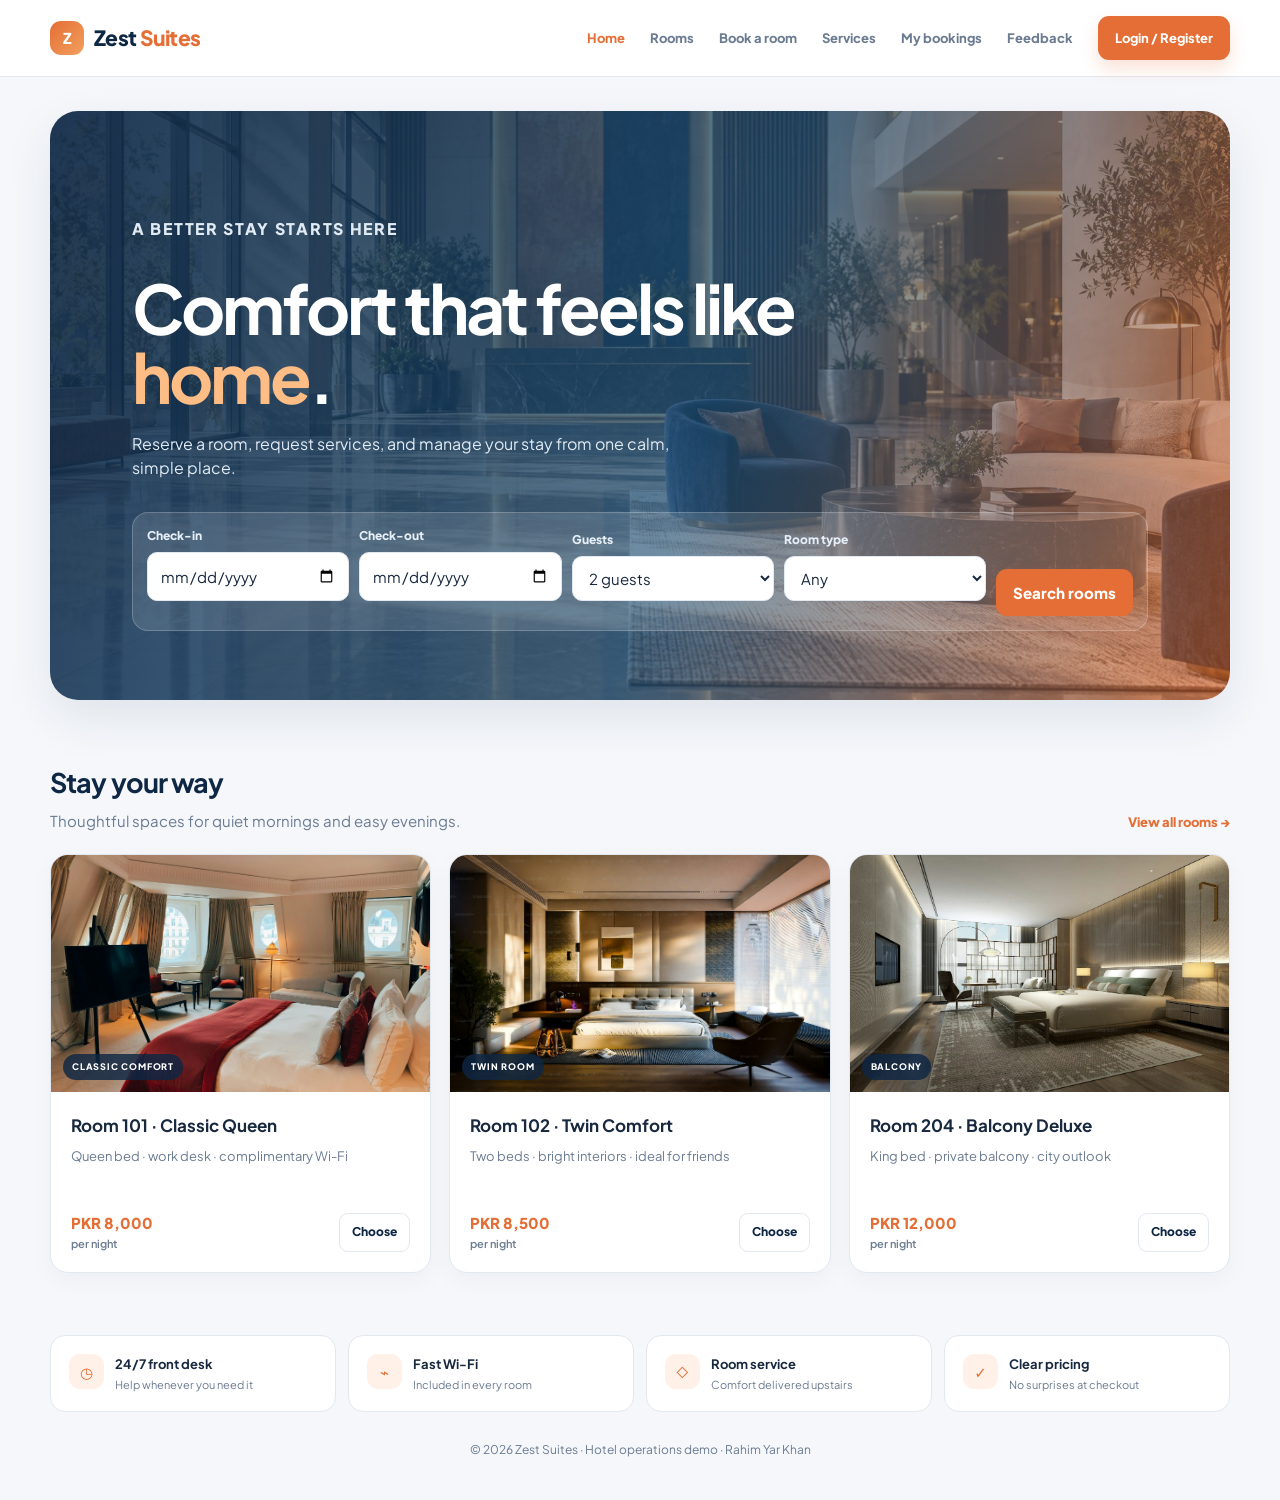
<file: zest-suites/index.html>
<!doctype html><html lang="en"><head><meta charset="utf-8"><meta name="viewport" content="width=device-width,initial-scale=1"><title>Welcome · Zest Suites</title><link rel="preconnect" href="https://fonts.googleapis.com"><link rel="preconnect" href="https://fonts.gstatic.com" crossorigin><link href="https://fonts.googleapis.com/css2?family=Plus+Jakarta+Sans:wght@400;500;600;700;800&display=swap" rel="stylesheet"><link rel="stylesheet" href="assets/style.css"></head><body data-page="home"><header class="site-header"><div class="container topbar"><a class="brand" href="index.html"><span class="brand-mark">Z</span><span>Zest <em>Suites</em></span></a><button class="mobile-toggle" id="mobileToggle">☰</button><nav class="main-nav" id="mainNav"><a data-page="home" href="index.html">Home</a><a data-page="rooms" href="rooms.html">Rooms</a><a data-page="booking" href="booking.html">Book a room</a><a data-page="services" href="services.html">Services</a><a data-page="bookings" href="bookings.html">My bookings</a><a data-page="feedback" href="feedback.html">Feedback</a><a id="authLink" class="nav-cta" href="login.html">Login / Register</a></nav></div></header><main><div class="container"><section class="hero"><p class="eyebrow">A better stay starts here</p><h1>Comfort that feels like <em>home</em>.</h1><p>Reserve a room, request services, and manage your stay from one calm, simple place.</p><div class="booking-search"><div class="field"><label>Check-in</label><input id="homeCheckin" type="date"></div><div class="field"><label>Check-out</label><input id="homeCheckout" type="date"></div><div class="field"><label>Guests</label><select><option>1 guest</option><option selected>2 guests</option><option>3 guests</option></select></div><div class="field"><label>Room type</label><select id="homeType"><option>Any</option><option>Standard</option><option>Deluxe</option><option>Family</option><option>Suite</option></select></div><button class="btn" id="homeSearch">Search rooms</button></div><div id="homeNote" class="search-note"></div></section><section class="section"><div class="section-heading"><div><h2>Stay your way</h2><p>Thoughtful spaces for quiet mornings and easy evenings.</p></div><a class="text-link" href="rooms.html">View all rooms →</a></div><div class="cards-3" id="featuredRooms" aria-live="polite"></div></section><section class="section"><div class="feature-grid"><div class="feature"><div class="feature-icon">◷</div><div><b>24/7 front desk</b><span>Help whenever you need it</span></div></div><div class="feature"><div class="feature-icon">⌁</div><div><b>Fast Wi-Fi</b><span>Included in every room</span></div></div><div class="feature"><div class="feature-icon">◇</div><div><b>Room service</b><span>Comfort delivered upstairs</span></div></div><div class="feature"><div class="feature-icon">✓</div><div><b>Clear pricing</b><span>No surprises at checkout</span></div></div></div></section></div></main><footer><div class="container">© 2026 Zest Suites · Hotel operations demo · Rahim Yar Khan</div></footer><script src="assets/app.js" defer></script></body></html>
</file>
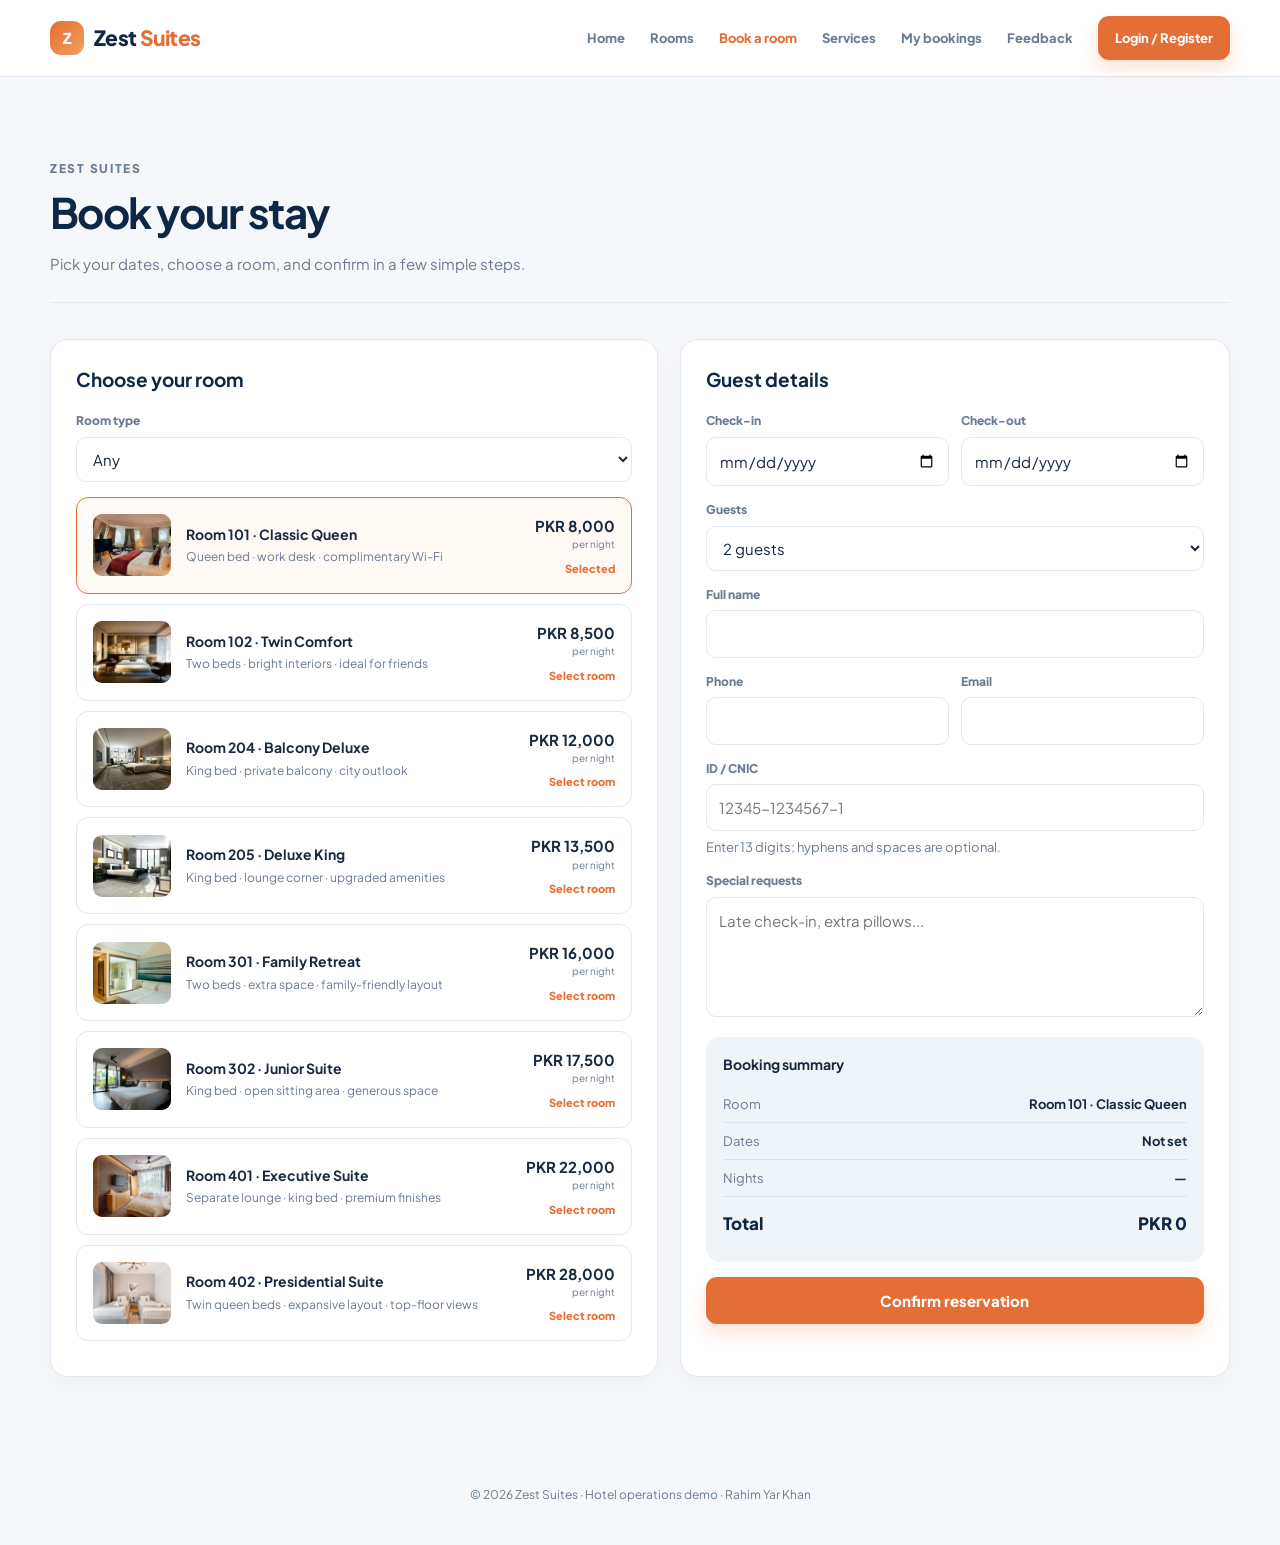
<file: zest-suites/booking.html>
<!doctype html><html lang="en"><head><meta charset="utf-8"><meta name="viewport" content="width=device-width,initial-scale=1"><title>Book your stay · Zest Suites</title><link rel="preconnect" href="https://fonts.googleapis.com"><link rel="preconnect" href="https://fonts.gstatic.com" crossorigin><link href="https://fonts.googleapis.com/css2?family=Plus+Jakarta+Sans:wght@400;500;600;700;800&display=swap" rel="stylesheet"><link rel="stylesheet" href="assets/style.css"></head><body data-page="booking"><header class="site-header"><div class="container topbar"><a class="brand" href="index.html"><span class="brand-mark">Z</span><span>Zest <em>Suites</em></span></a><button class="mobile-toggle" id="mobileToggle">☰</button><nav class="main-nav" id="mainNav"><a data-page="home" href="index.html">Home</a><a data-page="rooms" href="rooms.html">Rooms</a><a data-page="booking" href="booking.html">Book a room</a><a data-page="services" href="services.html">Services</a><a data-page="bookings" href="bookings.html">My bookings</a><a data-page="feedback" href="feedback.html">Feedback</a><a id="authLink" class="nav-cta" href="login.html">Login / Register</a></nav></div></header><main><div class="container"><div class="page-head"><p class="eyebrow">Zest Suites</p><h1>Book your stay</h1><p>Pick your dates, choose a room, and confirm in a few simple steps.</p></div><section class="page"><div class="page-grid"><div class="panel"><h2>Choose your room</h2><div class="field"><label for="roomType">Room type</label><select id="roomType"><option>Any</option><option>Standard</option><option>Deluxe</option><option>Family</option><option>Suite</option></select></div><div id="roomList"></div></div><div class="panel"><div id="bookingSuccess" class="success-state" aria-live="polite"><div class="success-icon">✓</div><h2>Booking confirmed</h2><p>Your reference is <strong id="bookingRef"></strong>.</p><div id="bookingSuccessDetails"></div><a class="btn" href="bookings.html">View my bookings</a></div><form id="bookingForm" novalidate><h2>Guest details</h2><div id="formError" class="alert error" role="alert" aria-live="polite"></div><div class="grid-2"><div class="field"><label for="checkin">Check-in</label><input id="checkin" type="date" required></div><div class="field"><label for="checkout">Check-out</label><input id="checkout" type="date" required></div></div><div class="field"><label for="guests">Guests</label><select id="guests"><option>1 guest</option><option selected>2 guests</option><option>3 guests</option></select></div><div class="field"><label for="guestName">Full name</label><input id="guestName" autocomplete="name" required></div><div class="grid-2"><div class="field"><label for="phone">Phone</label><input id="phone" type="tel" autocomplete="tel" inputmode="tel" required></div><div class="field"><label for="email">Email</label><input id="email" type="email" autocomplete="email" required></div></div><div class="field"><label for="cnic">ID / CNIC</label><input id="cnic" inputmode="numeric" autocomplete="off" placeholder="12345-1234567-1" aria-describedby="cnicHint" required><small id="cnicHint" class="muted">Enter 13 digits; hyphens and spaces are optional.</small></div><div class="field"><label for="specialRequests">Special requests</label><textarea id="specialRequests" placeholder="Late check-in, extra pillows..."></textarea></div><div id="summary" class="summary"></div><button class="btn" type="submit" style="width:100%;margin-top:15px">Confirm reservation</button></form></div></div></section></div></main><footer><div class="container">© 2026 Zest Suites · Hotel operations demo · Rahim Yar Khan</div></footer><script src="assets/app.js" defer></script></body></html>
</file>
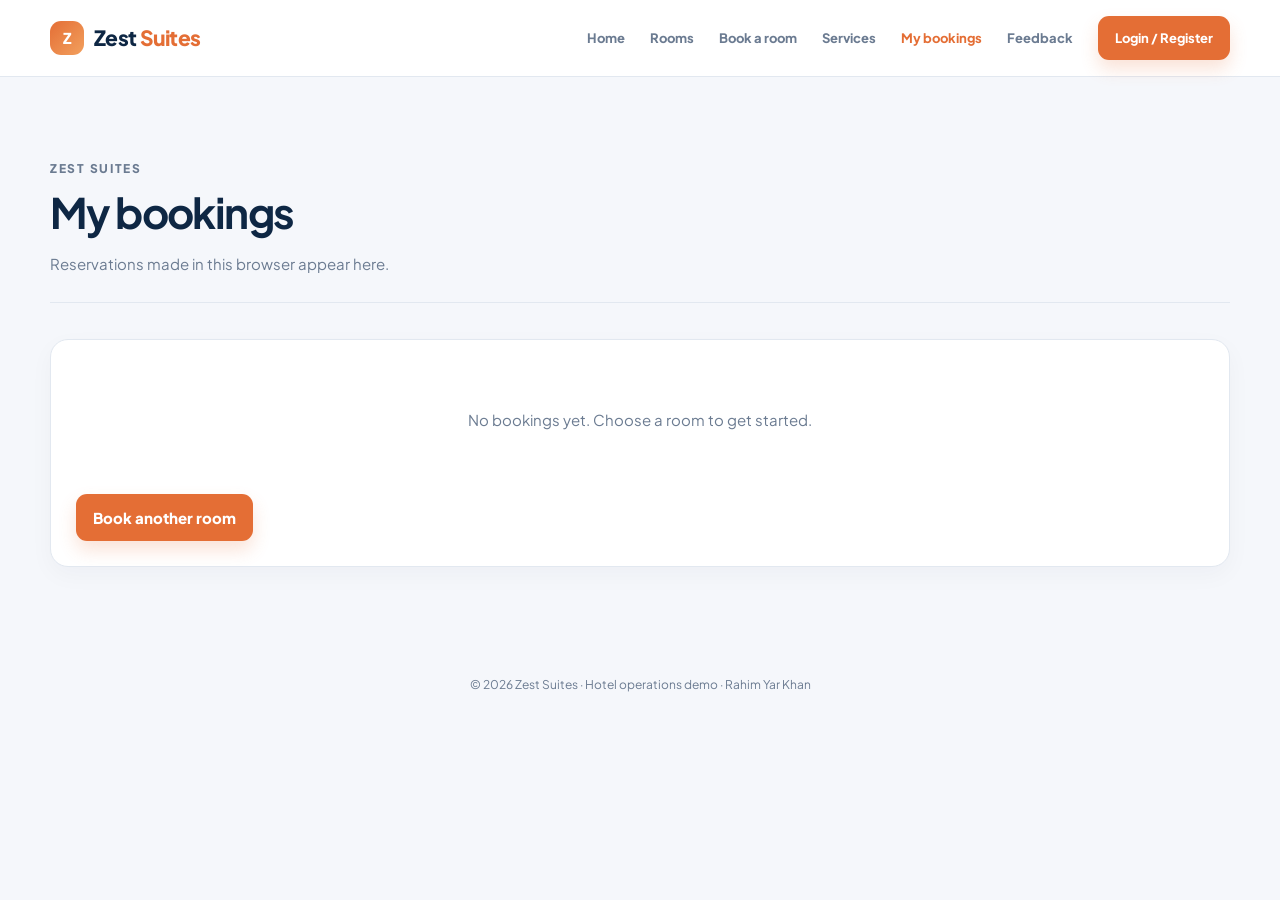
<file: zest-suites/bookings.html>
<!doctype html><html lang="en"><head><meta charset="utf-8"><meta name="viewport" content="width=device-width,initial-scale=1"><title>My bookings · Zest Suites</title><link rel="preconnect" href="https://fonts.googleapis.com"><link rel="preconnect" href="https://fonts.gstatic.com" crossorigin><link href="https://fonts.googleapis.com/css2?family=Plus+Jakarta+Sans:wght@400;500;600;700;800&display=swap" rel="stylesheet"><link rel="stylesheet" href="assets/style.css"></head><body data-page="bookings"><header class="site-header"><div class="container topbar"><a class="brand" href="index.html"><span class="brand-mark">Z</span><span>Zest <em>Suites</em></span></a><button class="mobile-toggle" id="mobileToggle">☰</button><nav class="main-nav" id="mainNav"><a data-page="home" href="index.html">Home</a><a data-page="rooms" href="rooms.html">Rooms</a><a data-page="booking" href="booking.html">Book a room</a><a data-page="services" href="services.html">Services</a><a data-page="bookings" href="bookings.html">My bookings</a><a data-page="feedback" href="feedback.html">Feedback</a><a id="authLink" class="nav-cta" href="login.html">Login / Register</a></nav></div></header><main><div class="container"><div class="page-head"><p class="eyebrow">Zest Suites</p><h1>My bookings</h1><p>Reservations made in this browser appear here.</p></div><section class="page"><div class="panel"><div id="bookingList" class="booking-list" aria-live="polite"></div><a class="btn" href="booking.html" style="display:inline-block;margin-top:20px">Book another room</a></div></section></div></main><footer><div class="container">© 2026 Zest Suites · Hotel operations demo · Rahim Yar Khan</div></footer><script src="assets/app.js" defer></script></body></html>
</file>
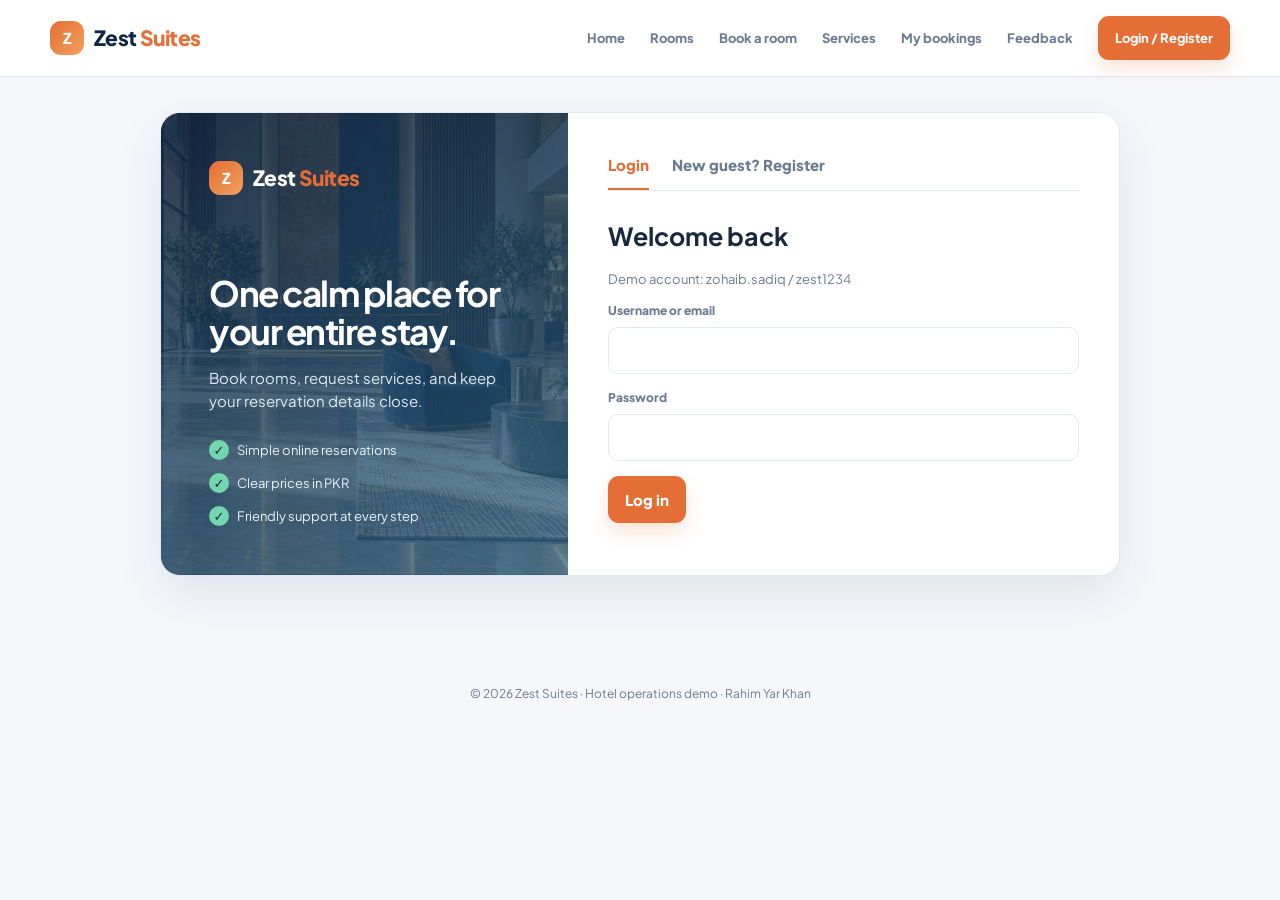
<file: zest-suites/feedback.html>
<!doctype html><html lang="en"><head><meta charset="utf-8"><meta name="viewport" content="width=device-width,initial-scale=1"><title>Feedback · Zest Suites</title><link rel="preconnect" href="https://fonts.googleapis.com"><link rel="preconnect" href="https://fonts.gstatic.com" crossorigin><link href="https://fonts.googleapis.com/css2?family=Plus+Jakarta+Sans:wght@400;500;600;700;800&display=swap" rel="stylesheet"><link rel="stylesheet" href="assets/style.css"></head><body data-page="feedback"><header class="site-header"><div class="container topbar"><a class="brand" href="index.html"><span class="brand-mark">Z</span><span>Zest <em>Suites</em></span></a><button class="mobile-toggle" id="mobileToggle">☰</button><nav class="main-nav" id="mainNav"><a data-page="home" href="index.html">Home</a><a data-page="rooms" href="rooms.html">Rooms</a><a data-page="booking" href="booking.html">Book a room</a><a data-page="services" href="services.html">Services</a><a data-page="bookings" href="bookings.html">My bookings</a><a data-page="feedback" href="feedback.html">Feedback</a><a id="authLink" class="nav-cta" href="login.html">Login / Register</a></nav></div></header><main><div class="container"><div class="page-head"><p class="eyebrow">Zest Suites</p><h1>Tell us how we did</h1><p>Share a few words so we can make the next stay even better.</p></div><section class="page"><div class="panel" style="max-width:720px;margin:auto"><form id="feedbackForm"><div id="feedbackError" class="alert error">Choose a rating and write a short comment.</div><div class="field"><label>Overall rating</label><div class="rating"><button type="button" data-rating="1">★</button><button type="button" data-rating="2">★</button><button type="button" data-rating="3">★</button><button type="button" data-rating="4">★</button><button type="button" data-rating="5">★</button></div></div><div class="field"><label>Your feedback</label><textarea id="feedbackText"></textarea></div><button class="btn">Send feedback</button></form></div></section></div></main><footer><div class="container">© 2026 Zest Suites · Hotel operations demo · Rahim Yar Khan</div></footer><script src="assets/app.js" defer></script></body></html>
</file>
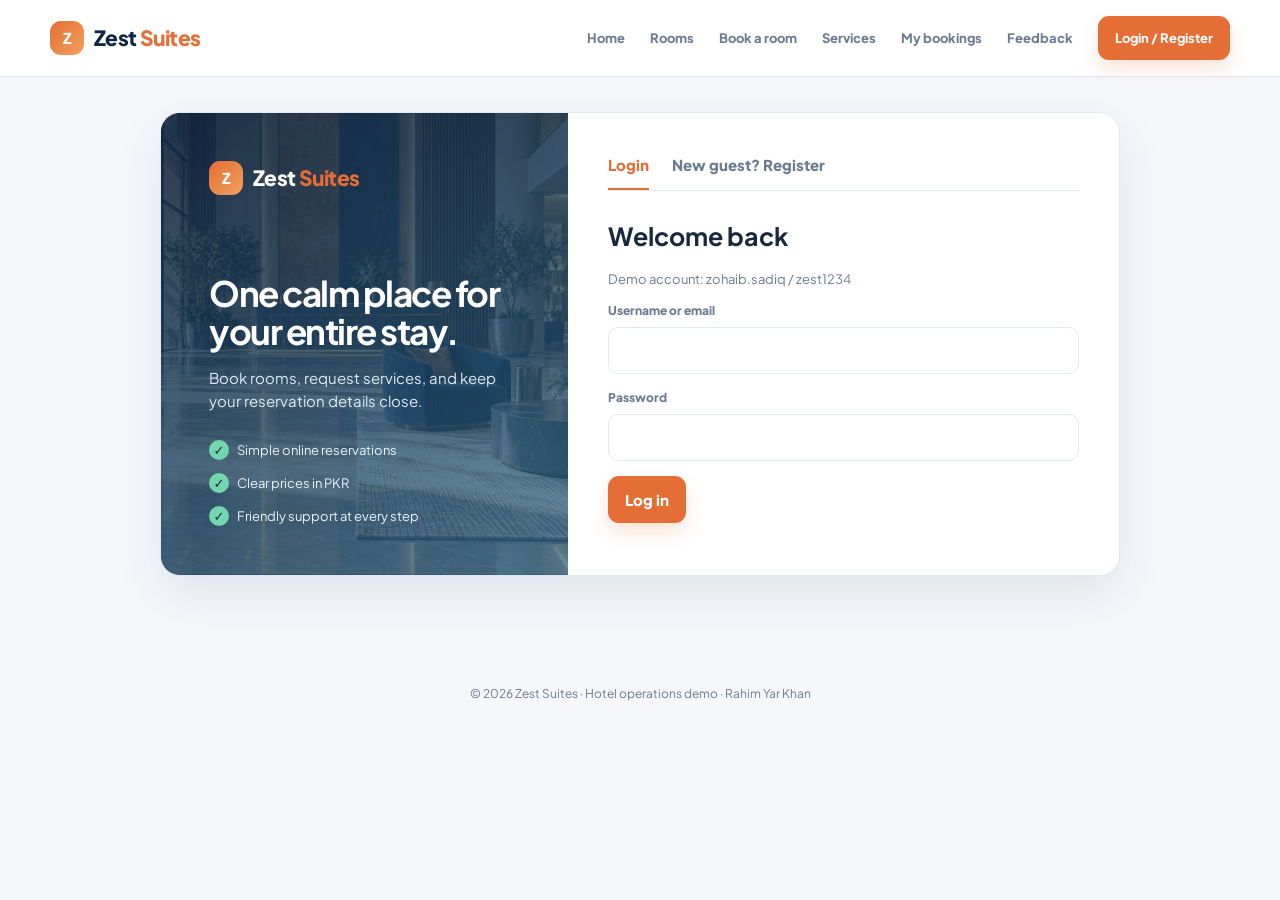
<file: zest-suites/login.html>
<!doctype html><html lang="en"><head><meta charset="utf-8"><meta name="viewport" content="width=device-width,initial-scale=1"><title>Login · Zest Suites</title><link rel="preconnect" href="https://fonts.googleapis.com"><link rel="preconnect" href="https://fonts.gstatic.com" crossorigin><link href="https://fonts.googleapis.com/css2?family=Plus+Jakarta+Sans:wght@400;500;600;700;800&display=swap" rel="stylesheet"><link rel="stylesheet" href="assets/style.css"></head><body data-page="login"><header class="site-header"><div class="container topbar"><a class="brand" href="index.html"><span class="brand-mark">Z</span><span>Zest <em>Suites</em></span></a><button class="mobile-toggle" id="mobileToggle">☰</button><nav class="main-nav" id="mainNav"><a data-page="home" href="index.html">Home</a><a data-page="rooms" href="rooms.html">Rooms</a><a data-page="booking" href="booking.html">Book a room</a><a data-page="services" href="services.html">Services</a><a data-page="bookings" href="bookings.html">My bookings</a><a data-page="feedback" href="feedback.html">Feedback</a><a id="authLink" class="nav-cta" href="login.html">Login / Register</a></nav></div></header><main><div class="container"><div class="auth-layout"><aside class="auth-intro"><a class="brand" href="index.html" style="color:white"><span class="brand-mark">Z</span><span>Zest <em>Suites</em></span></a><h1>One calm place for your entire stay.</h1><p>Book rooms, request services, and keep your reservation details close.</p><ul><li>Simple online reservations</li><li>Clear prices in PKR</li><li>Friendly support at every step</li></ul></aside><section class="auth-box"><div class="tabs"><button id="showLogin" class="active">Login</button><button id="showRegister">New guest? Register</button></div><div id="loginPanel"><h2>Welcome back</h2><p class="muted">Demo account: zohaib.sadiq / zest1234</p><div id="loginError" class="alert error">We couldn't match those details.</div><form id="loginForm"><div class="field"><label>Username or email</label><input id="loginUser"></div><div class="field"><label>Password</label><input id="loginPassword" type="password"></div><button class="btn">Log in</button></form></div><div id="registerPanel" class="hidden"><h2>Create your guest account</h2><div id="registerError" class="alert error">Please complete all fields correctly.</div><div id="registerSuccess" class="alert success">Account created. You can now log in.</div><form id="registerForm"><div class="field"><label>Full name</label><input id="regName"></div><div class="field"><label>Email</label><input id="regEmail" type="email"></div><div class="field"><label>Password</label><input id="regPassword" type="password"></div><div class="field"><label>Confirm password</label><input id="regConfirm" type="password"></div><button class="btn">Create account</button></form></div></section></div></div></main><footer><div class="container">© 2026 Zest Suites · Hotel operations demo · Rahim Yar Khan</div></footer><script src="assets/app.js" defer></script></body></html>
</file>
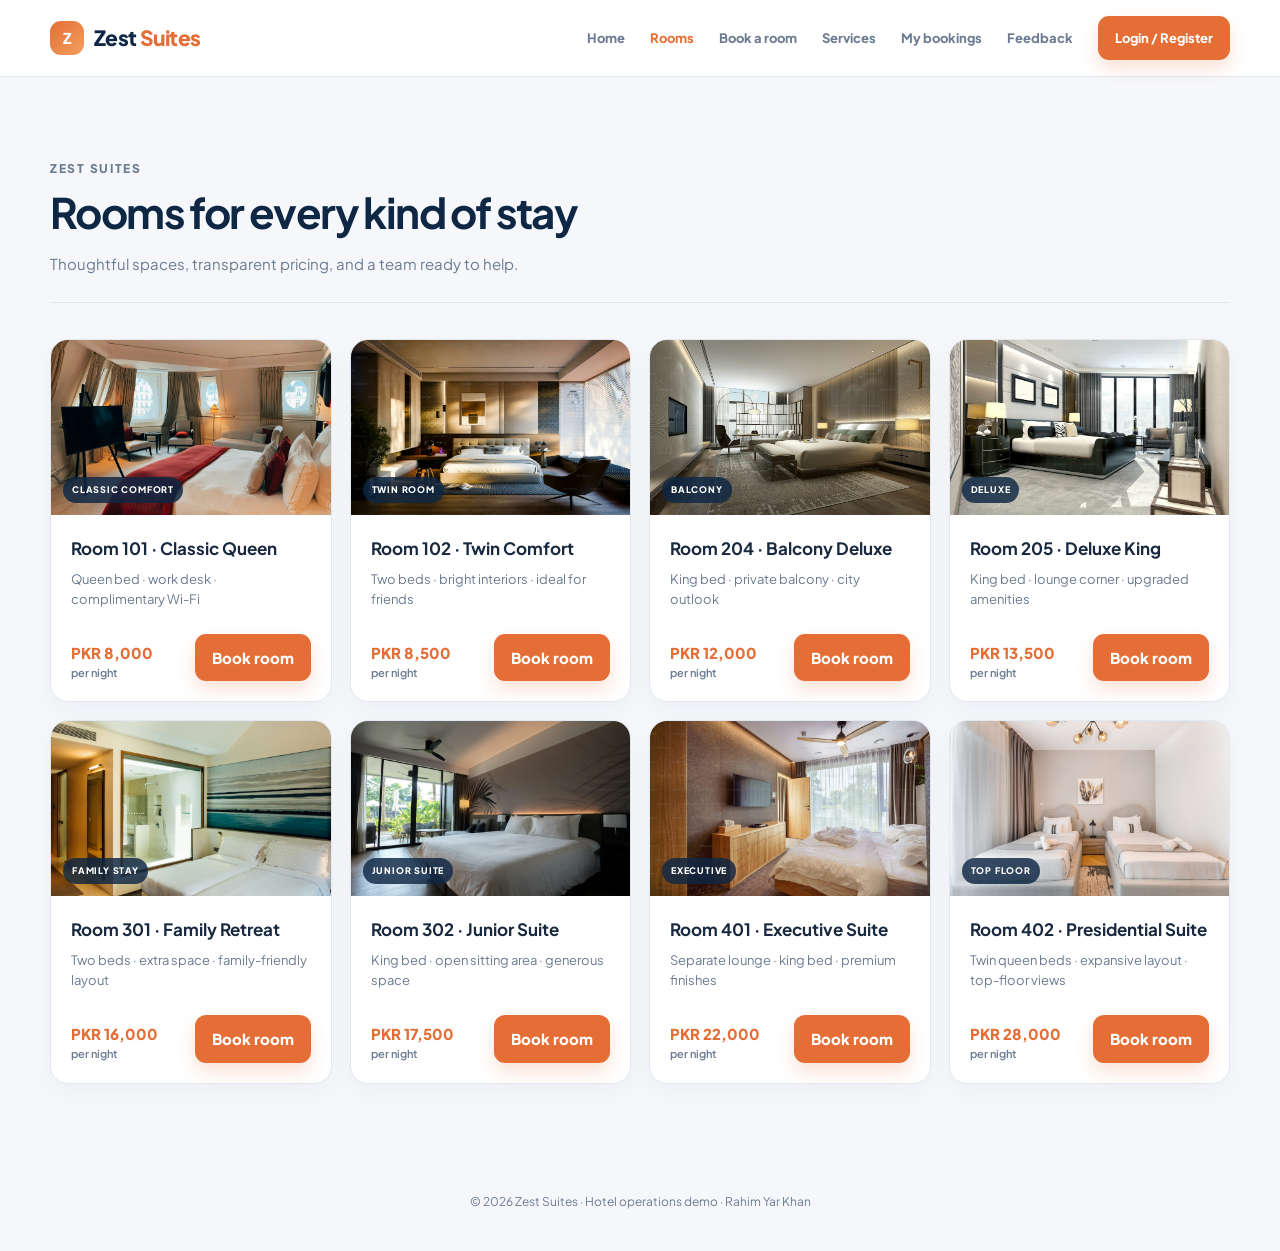
<file: zest-suites/rooms.html>
<!doctype html><html lang="en"><head><meta charset="utf-8"><meta name="viewport" content="width=device-width,initial-scale=1"><title>Rooms · Zest Suites</title><link rel="preconnect" href="https://fonts.googleapis.com"><link rel="preconnect" href="https://fonts.gstatic.com" crossorigin><link href="https://fonts.googleapis.com/css2?family=Plus+Jakarta+Sans:wght@400;500;600;700;800&display=swap" rel="stylesheet"><link rel="stylesheet" href="assets/style.css"></head><body data-page="rooms"><header class="site-header"><div class="container topbar"><a class="brand" href="index.html"><span class="brand-mark">Z</span><span>Zest <em>Suites</em></span></a><button class="mobile-toggle" id="mobileToggle">☰</button><nav class="main-nav" id="mainNav"><a data-page="home" href="index.html">Home</a><a data-page="rooms" href="rooms.html">Rooms</a><a data-page="booking" href="booking.html">Book a room</a><a data-page="services" href="services.html">Services</a><a data-page="bookings" href="bookings.html">My bookings</a><a data-page="feedback" href="feedback.html">Feedback</a><a id="authLink" class="nav-cta" href="login.html">Login / Register</a></nav></div></header><main><div class="container"><div class="page-head"><p class="eyebrow">Zest Suites</p><h1>Rooms for every kind of stay</h1><p>Thoughtful spaces, transparent pricing, and a team ready to help.</p></div><section class="page"><div class="room-list-grid" id="roomsGrid" aria-live="polite"></div></section></div></main><footer><div class="container">© 2026 Zest Suites · Hotel operations demo · Rahim Yar Khan</div></footer><script src="assets/app.js" defer></script></body></html>
</file>
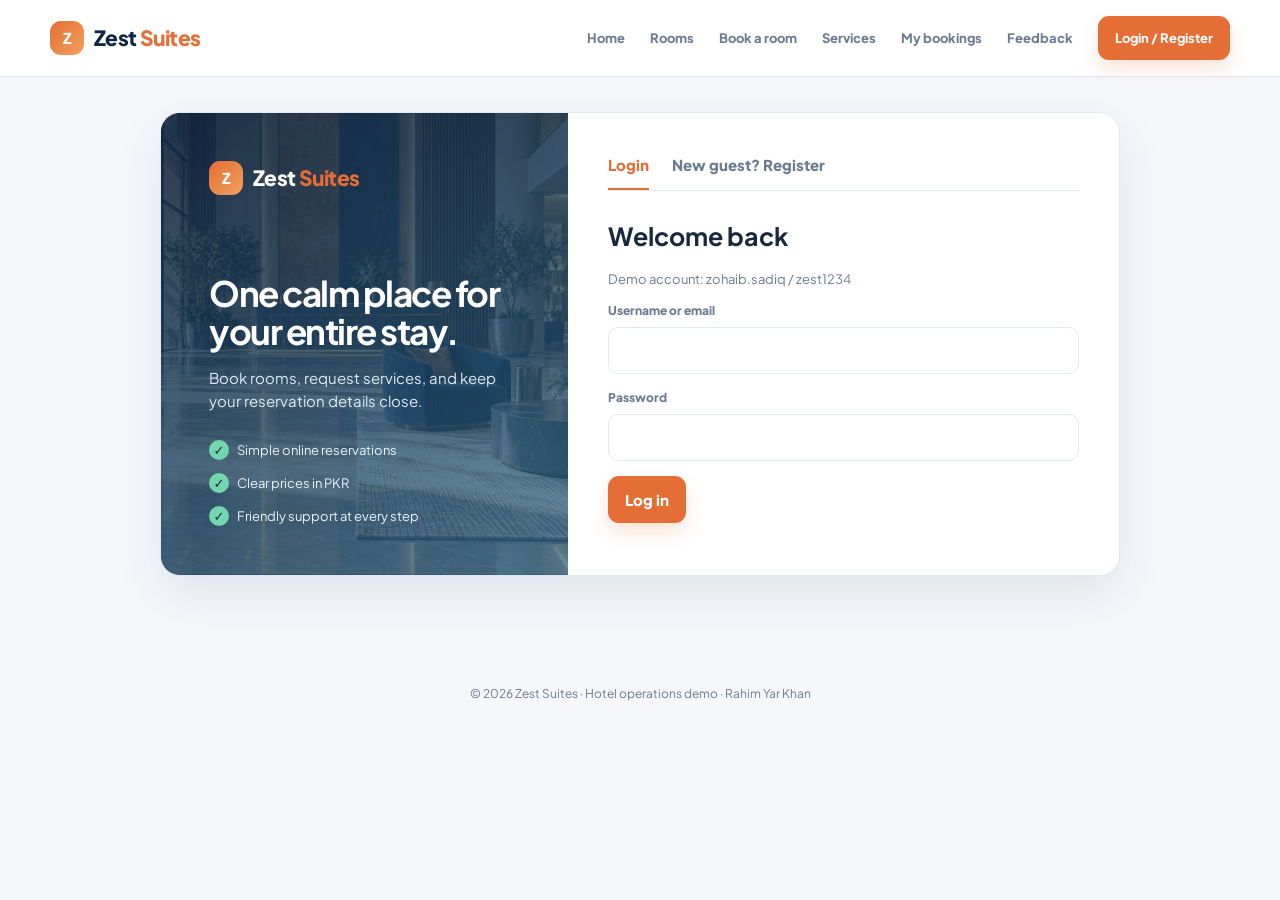
<file: zest-suites/services.html>
<!doctype html><html lang="en"><head><meta charset="utf-8"><meta name="viewport" content="width=device-width,initial-scale=1"><title>Services · Zest Suites</title><link rel="preconnect" href="https://fonts.googleapis.com"><link rel="preconnect" href="https://fonts.gstatic.com" crossorigin><link href="https://fonts.googleapis.com/css2?family=Plus+Jakarta+Sans:wght@400;500;600;700;800&display=swap" rel="stylesheet"><link rel="stylesheet" href="assets/style.css"></head><body data-page="services"><header class="site-header"><div class="container topbar"><a class="brand" href="index.html"><span class="brand-mark">Z</span><span>Zest <em>Suites</em></span></a><button class="mobile-toggle" id="mobileToggle">☰</button><nav class="main-nav" id="mainNav"><a data-page="home" href="index.html">Home</a><a data-page="rooms" href="rooms.html">Rooms</a><a data-page="booking" href="booking.html">Book a room</a><a data-page="services" href="services.html">Services</a><a data-page="bookings" href="bookings.html">My bookings</a><a data-page="feedback" href="feedback.html">Feedback</a><a id="authLink" class="nav-cta" href="login.html">Login / Register</a></nav></div></header><main><div class="container"><div class="page-head"><p class="eyebrow">Zest Suites</p><h1>Make it feel effortless</h1><p>Order a few thoughtful extras, delivered with care.</p></div><section class="page"><div id="serviceGrid" class="service-grid"></div><div id="cart" class="cart"></div></section></div></main><footer><div class="container">© 2026 Zest Suites · Hotel operations demo · Rahim Yar Khan</div></footer><script src="assets/app.js" defer></script></body></html>
</file>
<file: zest-suites/assets/style.css>
:root{--navy:#0e2744;--blue:#1d527c;--orange:#e46e35;--cream:#fffaf5;--bg:#f5f7fb;--card:#fff;--ink:#18283e;--muted:#6b7b91;--line:#e2e8f0;--soft:#eef4f8;--green:#167b58;--red:#b93d3d;--shadow:0 18px 50px rgba(15,39,68,.09)}
*{box-sizing:border-box}html{scroll-behavior:smooth}body{margin:0;background:var(--bg);color:var(--ink);font:15px/1.55 "Plus Jakarta Sans",system-ui,-apple-system,"Segoe UI",sans-serif}button,input,select,textarea{font:inherit}button{cursor:pointer}a{color:inherit}.container{width:min(1180px,calc(100% - 40px));margin:auto}.topbar{height:76px;display:flex;align-items:center;justify-content:space-between;gap:22px}.site-header{position:sticky;top:0;z-index:20;background:rgba(255,255,255,.94);border-bottom:1px solid var(--line);backdrop-filter:blur(16px)}.brand{display:flex;align-items:center;gap:10px;text-decoration:none;color:var(--navy);font-weight:850;font-size:21px;letter-spacing:-.7px}.brand-mark{display:grid;place-items:center;width:34px;height:34px;border-radius:11px;color:#fff;background:linear-gradient(135deg,var(--orange),#f2a05e);font-size:15px}.brand em{color:var(--orange);font-style:normal}.main-nav{display:flex;align-items:center;gap:25px}.main-nav a{color:var(--muted);font-size:13px;font-weight:750;text-decoration:none}.main-nav a:hover,.main-nav a.active{color:var(--orange)}.nav-cta,.btn{border:0;border-radius:11px;padding:12px 17px;color:#fff;background:var(--orange);font-weight:800;box-shadow:0 9px 18px rgba(228,110,53,.2);text-decoration:none}.nav-cta:hover,.btn:hover{background:#c95523;transform:translateY(-1px)}.mobile-toggle{display:none;border:0;border-radius:10px;padding:8px;background:var(--soft);color:var(--navy)}.mobile-toggle svg{width:24px;display:block}.hero{position:relative;overflow:hidden;margin-top:34px;border-radius:28px;padding:clamp(40px,7vw,86px) clamp(25px,7vw,82px) 34px;color:#fff;background:linear-gradient(120deg,#0e2744,#1d527c 58%,#df6c36);box-shadow:var(--shadow)}.hero:after{content:"";position:absolute;width:430px;height:430px;right:-155px;top:-205px;border:52px solid rgba(255,255,255,.08);border-radius:50%}.eyebrow{position:relative;z-index:1;margin:0 0 13px;color:#ffc797;font-size:12px;font-weight:850;letter-spacing:1.7px;text-transform:uppercase}.hero h1{position:relative;z-index:1;max-width:760px;margin:0;font-size:clamp(35px,5.6vw,68px);line-height:1.02;letter-spacing:-3px}.hero h1 em{color:#ffbd86;font-style:normal}.hero p{position:relative;z-index:1;max-width:540px;margin:20px 0 31px;color:#e0ebf4;font-size:16px}.booking-search{position:relative;z-index:1;display:grid;grid-template-columns:repeat(4,1fr) auto;gap:10px;align-items:end;padding:14px;border:1px solid rgba(255,255,255,.2);border-radius:16px;background:rgba(255,255,255,.12)}.field{display:flex;flex-direction:column;gap:6px;margin-bottom:15px}.field label{color:var(--muted);font-size:12px;font-weight:800}.booking-search label{color:#e6eff7}.field input,.field select,.field textarea,input,select,textarea{width:100%;padding:11px 12px;border:1px solid var(--line);border-radius:10px;background:#fff;color:var(--ink);outline:0}.field textarea,textarea{min-height:120px;resize:vertical}.field input:focus,.field select:focus,.field textarea:focus,input:focus,select:focus,textarea:focus{border-color:var(--orange);box-shadow:0 0 0 3px rgba(228,110,53,.12)}.search-note{min-height:24px;position:relative;z-index:1;margin:11px 0 0;color:#ffd8c1;font-weight:700}.section{padding:62px 0 0}.section-heading{display:flex;align-items:end;justify-content:space-between;gap:20px;margin-bottom:22px}.section-heading h2{margin:0;color:var(--navy);font-size:27px;letter-spacing:-.9px}.section-heading p{margin:5px 0 0;color:var(--muted)}.text-link{color:var(--orange);font-size:13px;font-weight:800;text-decoration:none}.cards-3{display:grid;grid-template-columns:repeat(3,1fr);gap:18px}.card{border:1px solid var(--line);border-radius:18px;background:var(--card);box-shadow:0 8px 24px rgba(15,39,68,.035)}.room-card{overflow:hidden}.room-card-body{padding:20px}.room-card h3,.service-card h3{margin:0 0 8px;font-size:17px}.room-card p,.service-card p{min-height:47px;margin:0;color:var(--muted);font-size:13px}.card-row{display:flex;align-items:end;justify-content:space-between;gap:12px;margin-top:18px}.price{color:var(--orange);font-weight:850}.price small{display:block;color:var(--muted);font-size:11px;font-weight:600}.outline-btn,.small-btn{border:1px solid var(--line);border-radius:9px;padding:9px 12px;background:#fff;color:var(--navy);font-size:12px;font-weight:800;text-decoration:none}.outline-btn:hover,.small-btn:hover{border-color:var(--orange);color:var(--orange)}.feature-grid{display:grid;grid-template-columns:repeat(4,1fr);gap:12px}.feature{display:flex;gap:11px;padding:18px;border:1px solid var(--line);border-radius:15px;background:#fff}.feature-icon{display:grid;place-items:center;flex:0 0 35px;height:35px;border-radius:11px;background:#fff1e8;color:var(--orange)}.feature b,.feature span{display:block}.feature b{font-size:13px}.feature span{margin-top:2px;color:var(--muted);font-size:11px}.reviews{display:grid;grid-template-columns:1fr 1fr;gap:16px}.review{padding:21px;border:1px solid var(--line);border-radius:16px;background:#fff}.review-top{display:flex;justify-content:space-between;gap:12px}.review b{font-size:14px}.review p{margin:8px 0 0;color:var(--muted);font-size:13px}.stars{color:#e39a26;font-weight:850;letter-spacing:2px}.page-head{margin-top:36px;padding:39px 0 27px;border-bottom:1px solid var(--line)}.page-head h1{margin:0;color:var(--navy);font-size:42px;letter-spacing:-1.6px}.page-head p{margin:8px 0 0;color:var(--muted)}.page{padding:36px 0 80px}.page-grid{display:grid;grid-template-columns:1.05fr .95fr;gap:22px}.panel{padding:25px;border:1px solid var(--line);border-radius:18px;background:#fff;box-shadow:0 8px 24px rgba(15,39,68,.035)}.panel h2{margin:0 0 18px;color:var(--navy);font-size:19px}.room-option{width:100%;display:flex;justify-content:space-between;gap:15px;text-align:left;padding:16px;margin-bottom:10px;border:1px solid var(--line);border-radius:12px;background:#fff;color:var(--ink)}.room-option:hover,.room-option.selected{border-color:var(--orange);background:#fffaf6}.room-option h3{margin:0 0 3px;font-size:14px}.room-option p{margin:0;color:var(--muted);font-size:12px}.room-option .rate{text-align:right;white-space:nowrap}.room-option small{display:block;color:var(--muted);font-size:10px}.room-option .pick{display:block;margin-top:7px;color:var(--orange);font-size:11px;font-weight:800}.grid-2{display:grid;grid-template-columns:1fr 1fr;gap:12px}.summary{margin:20px 0 0;padding:17px;border-radius:14px;background:var(--soft)}.summary h3{margin:0 0 10px;font-size:14px}.summary-row,.summary-total{display:flex;justify-content:space-between;gap:15px;padding:8px 0;border-bottom:1px solid #dbe4ed;color:var(--muted);font-size:13px}.summary-row strong{color:var(--ink)}.summary-total{border:0;margin-top:5px;color:var(--navy);font-size:17px;font-weight:850}.alert{display:none;margin:0 0 15px;padding:12px 14px;border-radius:10px;font-size:12px;font-weight:700}.alert.show{display:block}.alert.error{background:#fff0f0;color:var(--red)}.alert.success{background:#e5f7ee;color:var(--green)}.notice{padding:13px 15px;border-radius:10px;background:#eaf3ff;color:#245589;font-size:12px;font-weight:700}.success-state{display:none;text-align:center;padding:38px 20px}.success-state.show{display:block}.success-icon{display:grid;place-items:center;width:62px;height:62px;margin:auto;border-radius:50%;background:#e1f7ed;color:var(--green);font-size:30px}.success-state h2{margin:17px 0 6px}.success-state p{color:var(--muted)}.auth-layout{display:grid;grid-template-columns:.85fr 1.15fr;max-width:960px;margin:35px auto 80px;overflow:hidden;border-radius:20px;background:#fff;border:1px solid var(--line);box-shadow:var(--shadow)}.auth-intro{padding:48px;color:#fff;background:linear-gradient(150deg,#0e2744,#2f6b91)}.auth-intro h1{margin:80px 0 12px;font-size:35px;line-height:1.08;letter-spacing:-1.5px}.auth-intro p{color:#dceaf4}.auth-intro ul{display:grid;gap:13px;padding:0;margin:28px 0 0;list-style:none;color:#e9f2f8;font-size:13px}.auth-intro li:before{content:"✓";display:inline-grid;place-items:center;width:20px;height:20px;margin-right:8px;border-radius:50%;background:#73d6ae;color:#0e2744;font-weight:900}.auth-box{padding:40px}.tabs{display:flex;gap:23px;margin-bottom:26px;border-bottom:1px solid var(--line)}.tabs button{border:0;border-bottom:2px solid transparent;padding:0 0 12px;background:none;color:var(--muted);font-weight:800}.tabs button.active{border-color:var(--orange);color:var(--orange)}.auth-box h2{margin:0;font-size:25px}.muted{color:var(--muted);font-size:13px}.hidden{display:none!important}.data-empty{text-align:center;padding:43px 20px;color:var(--muted)}.booking-list{display:grid;gap:12px}.booking-item{display:flex;justify-content:space-between;gap:20px;align-items:center;padding:18px;border:1px solid var(--line);border-radius:14px;background:#fff}.booking-item h3{margin:0 0 4px;font-size:15px}.booking-item p{margin:0;color:var(--muted);font-size:12px}.status{display:inline-block;padding:5px 9px;border-radius:20px;background:#e5f7ee;color:var(--green);font-size:11px;font-weight:800}.service-grid{display:grid;grid-template-columns:repeat(2,1fr);gap:16px}.service-card{padding:20px}.service-card p{min-height:42px}.cart{margin-top:20px;padding:20px;border-radius:15px;background:var(--soft)}.cart h3{margin:0 0 12px}.cart-row{display:flex;justify-content:space-between;padding:9px 0;border-bottom:1px solid #dce5ee;font-size:13px}.cart-row button{border:0;background:none;color:var(--red);font-size:11px;font-weight:800}.rating{display:flex;gap:8px}.rating button{border:0;background:none;color:#d7dce4;font-size:29px;padding:0}.rating button.on{color:#e39a26}footer{padding:29px 0 40px;color:var(--muted);text-align:center;font-size:12px}.toast{position:fixed;right:20px;bottom:20px;z-index:30;padding:13px 16px;border-radius:10px;color:#fff;background:var(--navy);box-shadow:var(--shadow);font-size:13px;font-weight:700}
@media(max-width:850px){.booking-search{grid-template-columns:1fr 1fr}.booking-search .btn{grid-column:1/-1}.cards-3{grid-template-columns:1fr 1fr}.feature-grid{grid-template-columns:1fr 1fr}.page-grid{grid-template-columns:1fr}}
@media(max-width:620px){.container{width:calc(100% - 28px)}.topbar{height:66px}.mobile-toggle{display:block}.main-nav{display:none;position:absolute;top:65px;left:14px;right:14px;padding:14px;border:1px solid var(--line);border-radius:14px;background:#fff;box-shadow:var(--shadow)}.main-nav.open{display:grid;gap:11px}.main-nav a,.main-nav .nav-cta{width:100%}.hero{margin-top:20px;border-radius:21px;padding:35px 20px 24px}.hero h1{letter-spacing:-1.6px}.booking-search,.cards-3,.feature-grid,.reviews,.grid-2,.auth-layout,.service-grid{grid-template-columns:1fr}.booking-search .btn{grid-column:auto}.page-head{margin-top:20px}.page-head h1{font-size:34px}.page{padding-top:22px}.auth-intro{display:none}.auth-box{padding:25px 20px}.booking-item{align-items:flex-start;flex-direction:column}.section{padding-top:44px}}

/* Visual polish and action states */
.btn,.btn:visited,.btn:hover,.btn:focus,.nav-cta,.nav-cta:visited,.nav-cta:hover,.nav-cta:focus{color:#fff!important}
.btn *, .nav-cta *{color:#fff!important}
.hero{background-image:linear-gradient(110deg,rgba(14,39,68,.93),rgba(29,82,124,.72) 55%,rgba(228,110,53,.55)),url('../assets/hero-hotel.jpg');background-size:cover;background-position:center}




.auth-intro{background-image:linear-gradient(150deg,rgba(14,39,68,.88),rgba(47,107,145,.72)),url('../assets/hero-hotel.jpg');background-size:cover;background-position:center}
.order-success{margin-top:15px}

/* Photo-led eight-room catalog */
.room-list-grid{display:grid;grid-template-columns:repeat(4,minmax(0,1fr));gap:18px}
.room-photo{position:relative;overflow:hidden;aspect-ratio:16/10;background:#e8edf2}
.room-photo img{display:block;width:100%;height:100%;object-fit:cover;transition:transform .35s ease}
.room-card:hover .room-photo img{transform:scale(1.035)}
.room-tag{position:absolute;left:12px;bottom:12px;padding:6px 9px;border-radius:99px;background:rgba(14,39,68,.82);color:#fff;font-size:9px;font-weight:850;letter-spacing:.8px}
.room-option{align-items:center}
.room-option-image{width:78px;height:62px;flex:0 0 78px;border-radius:9px;object-fit:cover}
.room-option-content{flex:1;min-width:0}
@media(max-width:1050px){.room-list-grid{grid-template-columns:repeat(3,minmax(0,1fr))}}
@media(max-width:850px){.room-list-grid{grid-template-columns:repeat(2,minmax(0,1fr))}}
@media(max-width:620px){.room-list-grid{grid-template-columns:1fr}.room-option{flex-wrap:wrap}.room-option .rate{margin-left:auto}}
</file>
